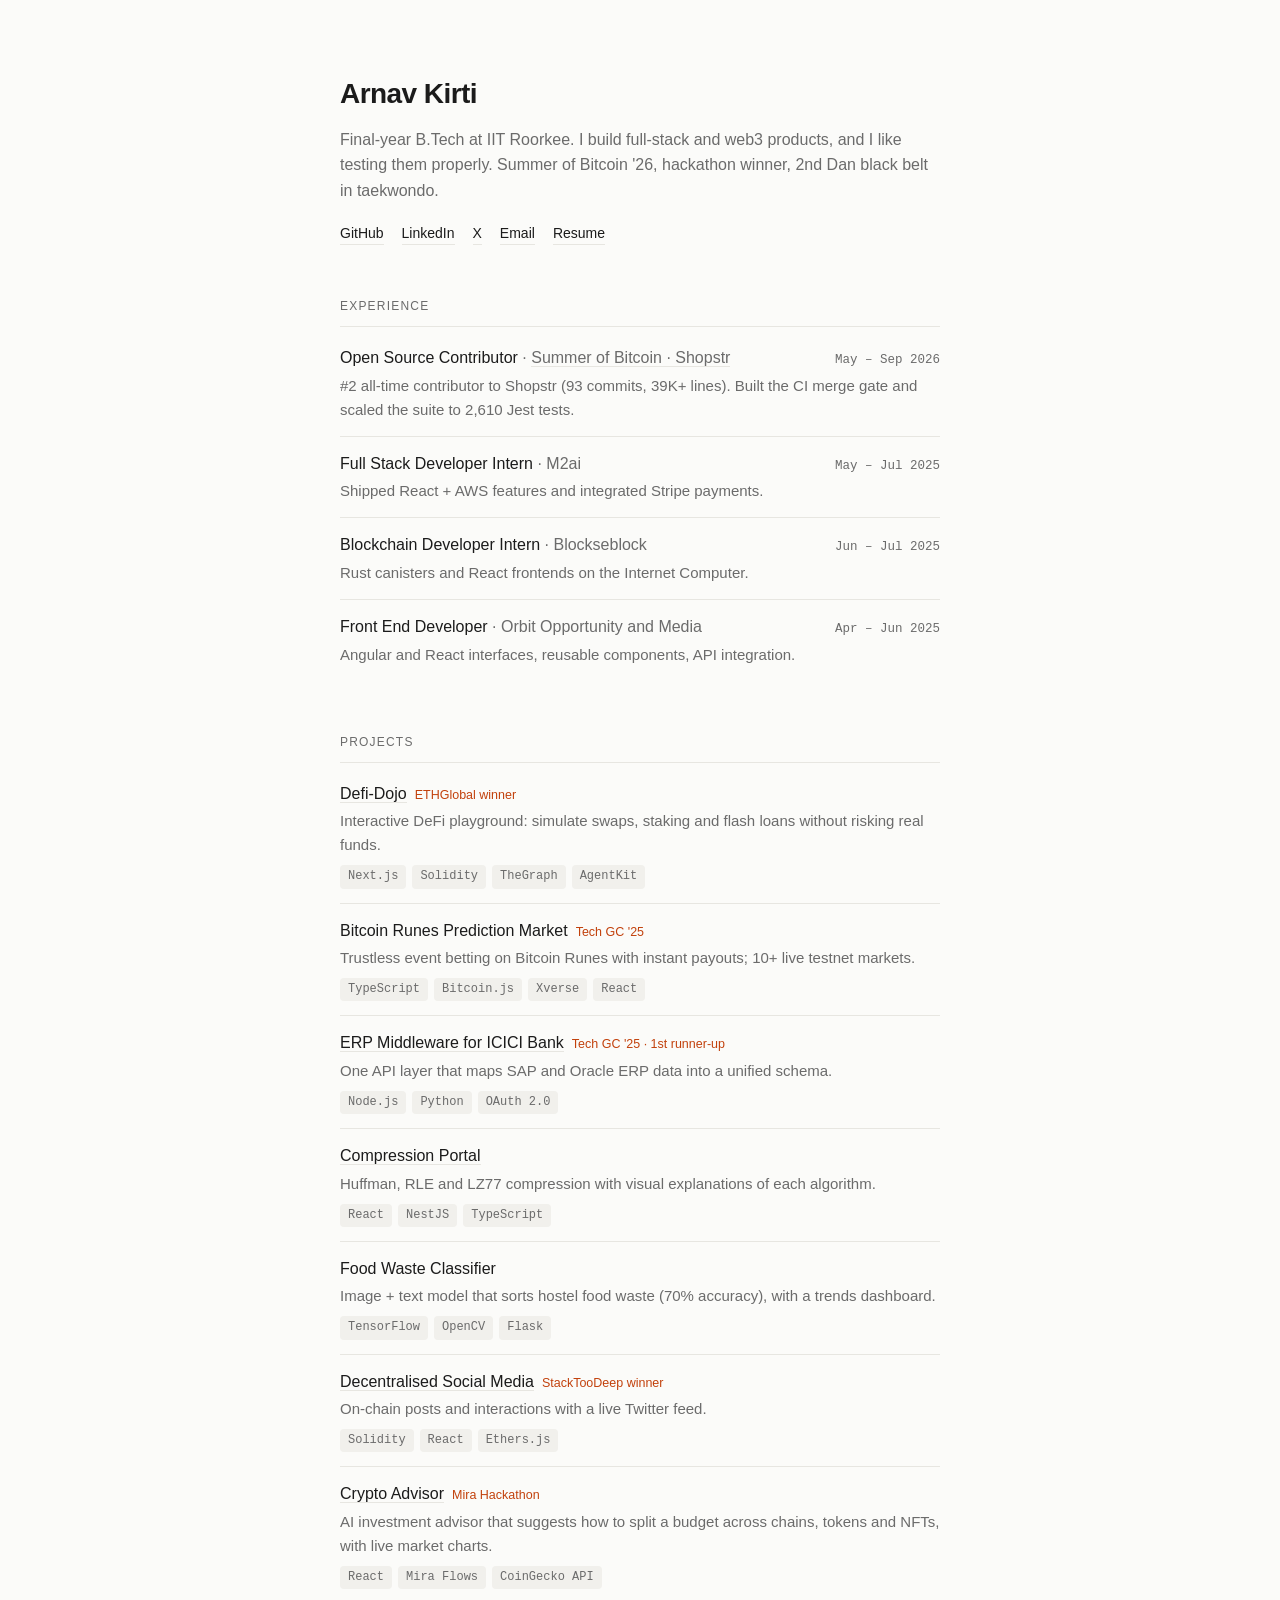
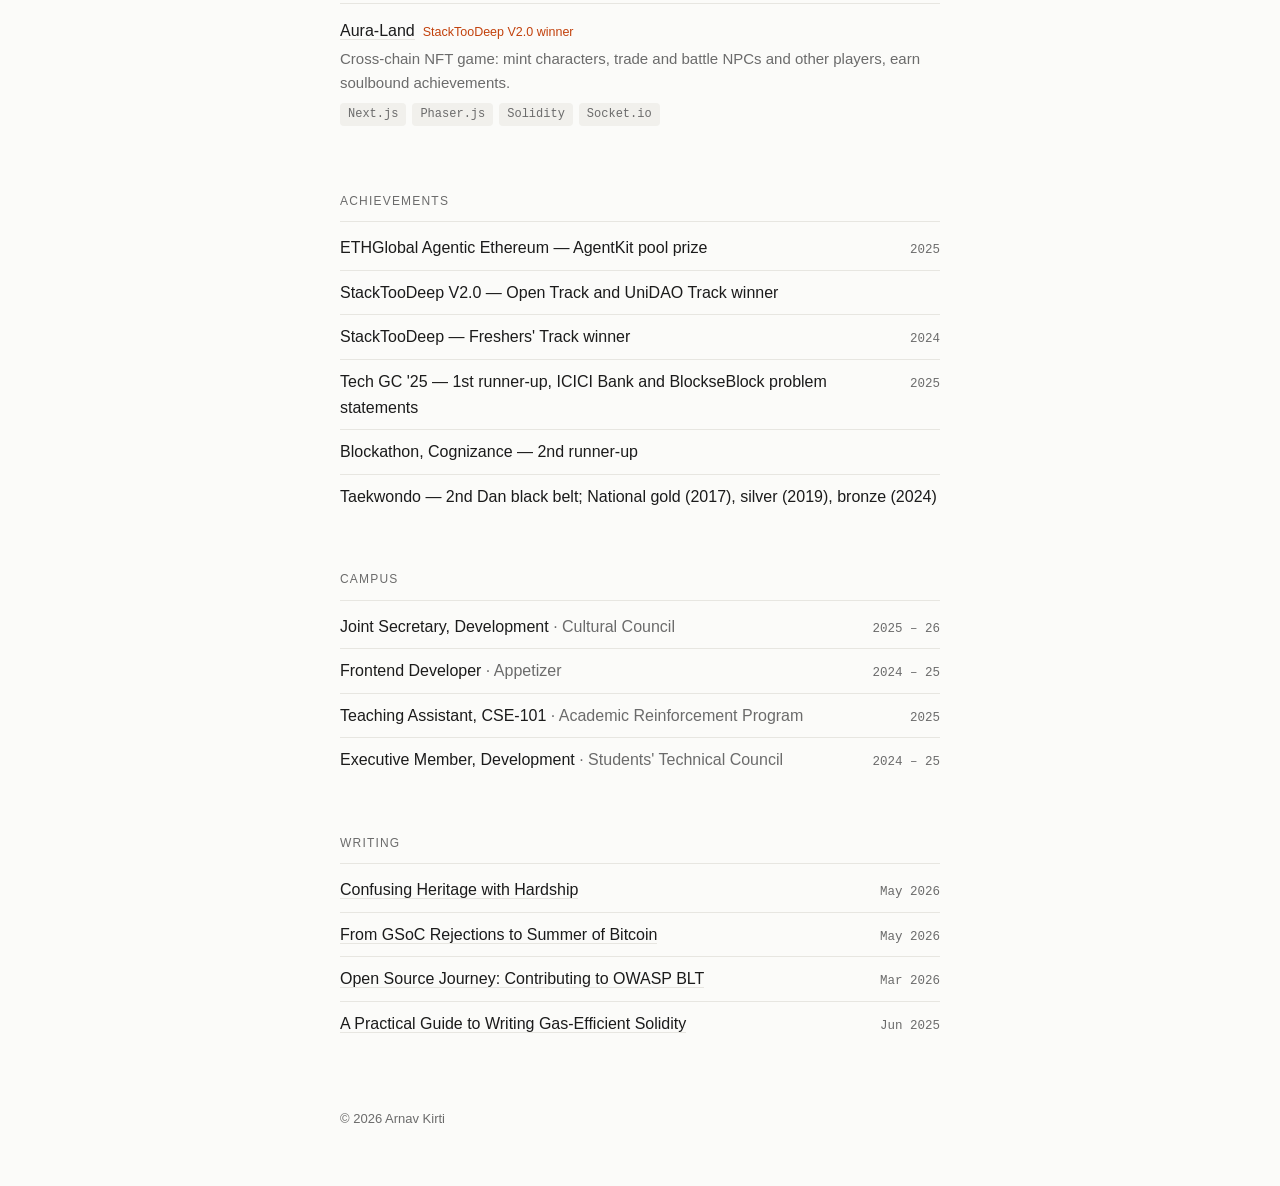
<file: index.html>
<!doctype html>
<html lang="en">
<head>
<meta charset="utf-8">
<meta name="viewport" content="width=device-width, initial-scale=1">
<title>Arnav Kirti</title>
<meta name="description" content="Arnav Kirti — developer, IIT Roorkee. Full-stack and web3.">
<link rel="icon" href="data:image/svg+xml,<svg xmlns='http://www.w3.org/2000/svg' viewBox='0 0 100 100'><rect width='100' height='100' rx='20' fill='%23c2410c'/><text x='50' y='68' font-size='56' text-anchor='middle' fill='white' font-family='sans-serif'>A</text></svg>">

<!-- =====================================================================
     EDIT YOUR CONTENT HERE. This block is the only part you need to touch.
     - Add an item: copy a { ... }, paste it, change the text.
     - Remove an item: delete its { ... },
     - Leave link: "" if there's no link — it just won't show one.
     - Delete a whole section's items (make it [] ) and it disappears.
     ===================================================================== -->
<script>
const SITE = {
  name: "Arnav Kirti",
  about: "Final-year B.Tech at IIT Roorkee. I build full-stack and web3 products, and I like testing them properly. Summer of Bitcoin '26, hackathon winner, 2nd Dan black belt in taekwondo.",

  links: [
    { label: "GitHub",   url: "https://github.com/arnavkirti" },
    { label: "LinkedIn", url: "https://www.linkedin.com/in/arnav-kirti-49616a1b9/" },
    { label: "X",        url: "https://x.com/ArnavKirti" },
    { label: "Email",    url: "mailto:arnav.tkd@gmail.com" },
    { label: "Resume",   url: "resume.pdf" }
  ],

  experience: [
    { role: "Open Source Contributor", org: "Summer of Bitcoin · Shopstr", date: "May – Sep 2026", link: "https://github.com/shopstr-eng/shopstr",
      note: "#2 all-time contributor to Shopstr (93 commits, 39K+ lines). Built the CI merge gate and scaled the suite to 2,610 Jest tests." },
    { role: "Full Stack Developer Intern", org: "M2ai", date: "May – Jul 2025", link: "",
      note: "Shipped React + AWS features and integrated Stripe payments." },
    { role: "Blockchain Developer Intern", org: "Blockseblock", date: "Jun – Jul 2025", link: "",
      note: "Rust canisters and React frontends on the Internet Computer." },
    { role: "Front End Developer", org: "Orbit Opportunity and Media", date: "Apr – Jun 2025", link: "",
      note: "Angular and React interfaces, reusable components, API integration." }
  ],

  projects: [
    { name: "Defi-Dojo", award: "ETHGlobal winner", link: "https://github.com/arnavkirti/DeFi-Dojo",
      note: "Interactive DeFi playground: simulate swaps, staking and flash loans without risking real funds.",
      tags: ["Next.js", "Solidity", "TheGraph", "AgentKit"] },
    { name: "Bitcoin Runes Prediction Market", award: "Tech GC '25", link: "",
      note: "Trustless event betting on Bitcoin Runes with instant payouts; 10+ live testnet markets.",
      tags: ["TypeScript", "Bitcoin.js", "Xverse", "React"] },
    { name: "ERP Middleware for ICICI Bank", award: "Tech GC '25 · 1st runner-up", link: "https://github.com/arnavkirti/UnifyERP",
      note: "One API layer that maps SAP and Oracle ERP data into a unified schema.",
      tags: ["Node.js", "Python", "OAuth 2.0"] },
    { name: "Compression Portal", award: "", link: "https://github.com/arnavkirti/Compresso",
      note: "Huffman, RLE and LZ77 compression with visual explanations of each algorithm.",
      tags: ["React", "NestJS", "TypeScript"] },
    { name: "Food Waste Classifier", award: "", link: "",
      note: "Image + text model that sorts hostel food waste (70% accuracy), with a trends dashboard.",
      tags: ["TensorFlow", "OpenCV", "Flask"] },
    { name: "Decentralised Social Media", award: "StackTooDeep winner", link: "https://github.com/arnavkirti/Decentralized-social-media",
      note: "On-chain posts and interactions with a live Twitter feed.",
      tags: ["Solidity", "React", "Ethers.js"] },
    { name: "Crypto Advisor", award: "Mira Hackathon", link: "https://github.com/arnavkirti/Crypto-Advisor",
      note: "AI investment advisor that suggests how to split a budget across chains, tokens and NFTs, with live market charts.",
      tags: ["React", "Mira Flows", "CoinGecko API"] },
    { name: "Aura-Land", award: "StackTooDeep V2.0 winner", link: "https://github.com/arnavkirti/Aura-Land",
      note: "Cross-chain NFT game: mint characters, trade and battle NPCs and other players, earn soulbound achievements.",
      tags: ["Next.js", "Phaser.js", "Solidity", "Socket.io"] }
  ],

  achievements: [
    { title: "ETHGlobal Agentic Ethereum — AgentKit pool prize", date: "2025" },
    { title: "StackTooDeep V2.0 — Open Track and UniDAO Track winner", date: "" },
    { title: "StackTooDeep — Freshers' Track winner", date: "2024" },
    { title: "Tech GC '25 — 1st runner-up, ICICI Bank and BlockseBlock problem statements", date: "2025" },
    { title: "Blockathon, Cognizance — 2nd runner-up", date: "" },
    { title: "Taekwondo — 2nd Dan black belt; National gold (2017), silver (2019), bronze (2024)", date: "" }
  ],

  campus: [
    { role: "Joint Secretary, Development", org: "Cultural Council", date: "2025 – 26" },
    { role: "Frontend Developer", org: "Appetizer", date: "2024 – 25" },
    { role: "Teaching Assistant, CSE-101", org: "Academic Reinforcement Program", date: "2025" },
    { role: "Executive Member, Development", org: "Students' Technical Council", date: "2024 – 25" }
  ],

  // Blog: write the post as a Markdown file in the blog/ folder,
  // then add one line here. "slug" = the file name without .md
  writing: [
    { title: "Confusing Heritage with Hardship", date: "May 2026",
      link: "https://medium.com/@0x-ar3s/confusing-heritage-with-hardship-fe097170c052" },
    { title: "From GSoC Rejections to Summer of Bitcoin", date: "May 2026",
      link: "https://medium.com/@0x-ar3s/from-gsoc-rejections-to-summer-of-bitcoin-3f8dc755ccd1" },
    { title: "Open Source Journey: Contributing to OWASP BLT", date: "Mar 2026",
      link: "https://dev.to/owaspblt/open-source-journey-contributing-to-owasp-blt-498c" },
    { title: "A Practical Guide to Writing Gas-Efficient Solidity", date: "Jun 2025",
      slug: "practical-guide-writing-gas-efficient-solidity-smart-contracts" }
  ]
};
</script>
<!-- ======================= END OF CONTENT ============================== -->

<style>
  :root {
    --bg: #fbfbf9; --fg: #1b1b1b; --muted: #6b6b6b; --line: #e7e6e1;
    --accent: #c2410c; --chip: #f1f0ec;
  }
  @media (prefers-color-scheme: dark) {
    :root {
      --bg: #111111; --fg: #ececec; --muted: #8c8c8c; --line: #262626;
      --accent: #fb923c; --chip: #1c1c1c;
    }
  }
  * { box-sizing: border-box; margin: 0; padding: 0; }
  html { -webkit-text-size-adjust: 100%; }
  body {
    background: var(--bg); color: var(--fg);
    font: 16px/1.6 -apple-system, BlinkMacSystemFont, "Segoe UI", Roboto, "Helvetica Neue", Arial, sans-serif;
  }
  main { max-width: 640px; margin: 0 auto; padding: 72px 20px 56px; }
  a { color: inherit; text-decoration: none; border-bottom: 1px solid var(--line); transition: border-color .15s, color .15s; }
  a:hover { color: var(--accent); border-color: var(--accent); }
  .mono { font-family: ui-monospace, SFMono-Regular, Menlo, Consolas, monospace; }

  header h1 { font-size: 28px; font-weight: 600; letter-spacing: -0.02em; }
  header p { color: var(--muted); margin-top: 10px; }
  .links { display: flex; flex-wrap: wrap; gap: 6px 18px; margin-top: 18px; font-size: 14px; }

  section { margin-top: 52px; }
  h2 {
    font-size: 12px; font-weight: 500; text-transform: uppercase; letter-spacing: 0.1em;
    color: var(--muted); padding-bottom: 10px; margin-bottom: 4px; border-bottom: 1px solid var(--line);
  }
  .item { padding: 14px 0; border-bottom: 1px solid var(--line); }
  .item:last-child { border-bottom: 0; }
  .row { display: flex; justify-content: space-between; align-items: baseline; gap: 16px; }
  .title { font-weight: 500; }
  .org { color: var(--muted); font-weight: 400; }
  .date { color: var(--muted); font-size: 12.5px; white-space: nowrap; }
  .note { color: var(--muted); font-size: 15px; margin-top: 3px; }
  .badge { color: var(--accent); font-size: 12.5px; margin-left: 8px; font-weight: 400; }
  .tags { display: flex; flex-wrap: wrap; gap: 6px; margin-top: 8px; }
  .tags span { font-size: 12px; background: var(--chip); color: var(--muted); padding: 2px 8px; border-radius: 4px; }
  .compact .item { padding: 9px 0; }
  .compact .title { font-weight: 400; }

  footer { margin-top: 64px; color: var(--muted); font-size: 13px; }

  @media (max-width: 520px) {
    main { padding-top: 48px; }
    .row { flex-direction: column; gap: 0; }
    .badge { display: block; margin: 2px 0 0; }
  }
</style>
</head>
<body>
<main id="app"></main>

<script>
  const a = (text, url) => url ? `<a href="${url}"${url.startsWith("http") ? ' target="_blank" rel="noopener"' : ""}>${text}</a>` : text;
  const date = d => d ? `<span class="date mono">${d}</span>` : "";
  const section = (title, items, cls = "") =>
    items && items.length ? `<section class="${cls}"><h2>${title}</h2>${items.join("")}</section>` : "";

  const experience = (SITE.experience || []).map(x => `
    <div class="item">
      <div class="row"><span class="title">${x.role} <span class="org">· ${a(x.org, x.link)}</span></span>${date(x.date)}</div>
      ${x.note ? `<p class="note">${x.note}</p>` : ""}
    </div>`);

  const projects = (SITE.projects || []).map(x => `
    <div class="item">
      <div class="row"><span class="title">${a(x.name, x.link)}${x.award ? `<span class="badge">${x.award}</span>` : ""}</span></div>
      ${x.note ? `<p class="note">${x.note}</p>` : ""}
      ${x.tags && x.tags.length ? `<div class="tags mono">${x.tags.map(t => `<span>${t}</span>`).join("")}</div>` : ""}
    </div>`);

  const achievements = (SITE.achievements || []).map(x => `
    <div class="item"><div class="row"><span class="title">${x.title}</span>${date(x.date)}</div></div>`);

  const campus = (SITE.campus || []).map(x => `
    <div class="item"><div class="row"><span class="title">${x.role} <span class="org">· ${x.org}</span></span>${date(x.date)}</div></div>`);

  const writing = (SITE.writing || []).map(x => `
    <div class="item"><div class="row"><span class="title">${a(x.title, x.link || (x.slug ? `post.html?p=${x.slug}` : ""))}</span>${date(x.date)}</div></div>`);

  document.title = SITE.name;
  document.getElementById("app").innerHTML = `
    <header>
      <h1>${SITE.name}</h1>
      <p>${SITE.about}</p>
      <nav class="links">${(SITE.links || []).map(l => a(l.label, l.url)).join("")}</nav>
    </header>
    ${section("Experience", experience)}
    ${section("Projects", projects)}
    ${section("Achievements", achievements, "compact")}
    ${section("Campus", campus, "compact")}
    ${section("Writing", writing, "compact")}
    <footer>© ${new Date().getFullYear()} ${SITE.name}</footer>
  `;
</script>
</body>
</html>
</file>
